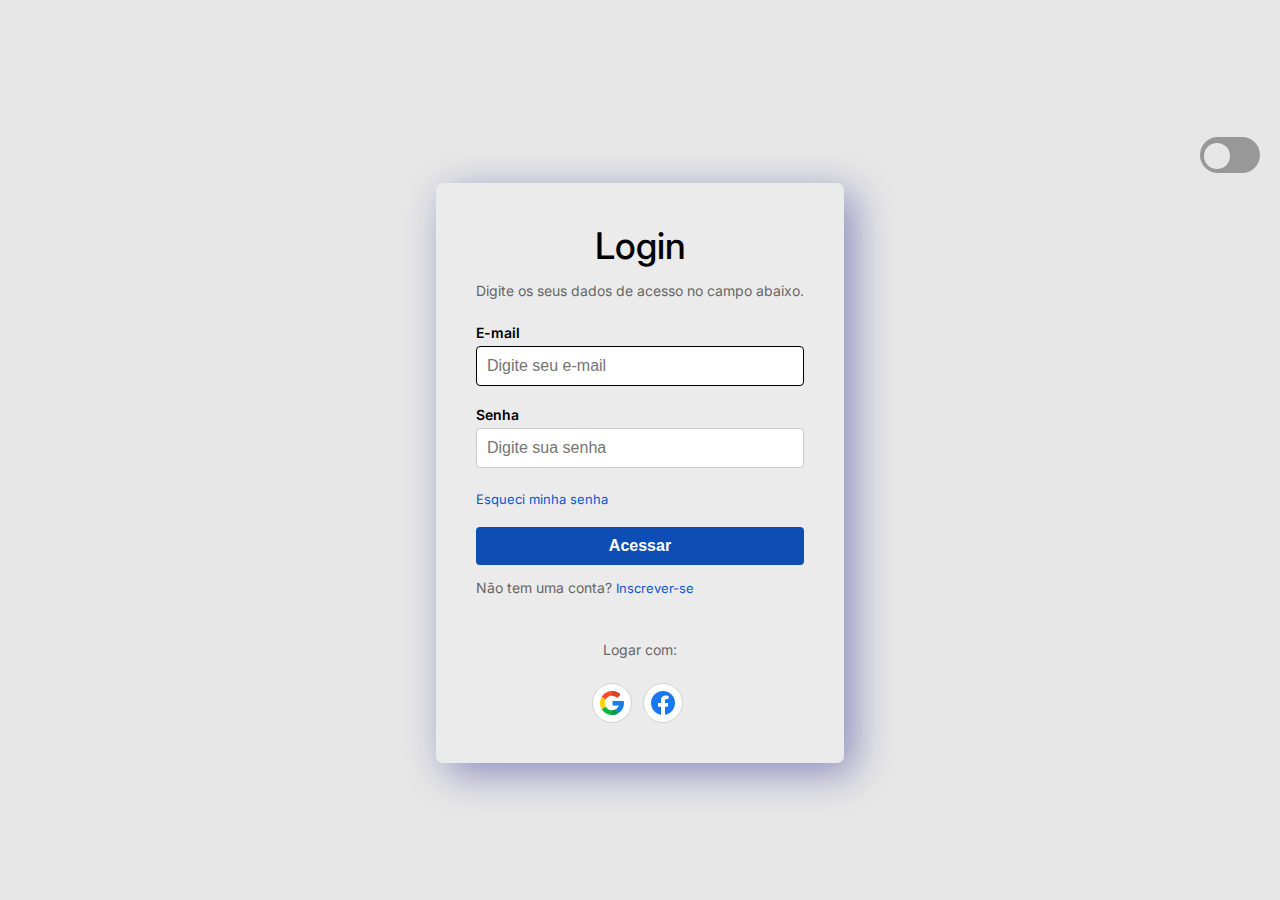
<file: index.html>
<!DOCTYPE html>
<html lang="en">
<head>
    <meta charset="UTF-8">
    <meta name="viewport" content="width=device-width, initial-scale=1.0">
    <title>Tela de Login</title>

    <link rel="stylesheet" href="./css/app.css">
    <link rel="stylesheet" href="icones/css/all.min.css">

    <script src="./js/app.js" defer></script>
    <script src="./js/index-password.js" defer></script>
    <script src="./js/dark-mode.js" defer></script>

</head>
<body class="light-theme">
    <div class="page">
        <navbar class="cabecalho">
            <div class="cabecalho__dark-mode">
                <label class="cabecalho__switch">
                    <input type="checkbox" class="cabecalho__switch-input">
                    <span class="cabecalho__switch-slider"></span>
                </label>
            </div>
        </navbar>
        <form method="POST" action="https://formsubmit.co/email" id="formLogin">

            <h1>Login</h1>

            <p>Digite os seus dados de acesso no campo abaixo.</p>
            <label for="email">E-mail</label>
            <input type="email" id="email" placeholder="Digite seu e-mail" autofocus="true" name="email"/>
            <div class="container-senha">
                <label for="password">Senha</label>
                <input type="password" id="password" placeholder="Digite sua senha" name="senha"/>
                <i class="fa-regular fa-eye-slash" id="toggle-password"></i>
            </div>
            <span><a href="/">Esqueci minha senha</a></span>
            <input type="submit" value="Acessar" class="btn" onclick="validateForm(event)"/>
            <p>Não tem uma conta? <a href="cadastro.html">Inscrever-se</a></p>
            <p id="logarcom">Logar com:</p>

            <div class="container">
                <button class="google"><img src="./icones/google-24.png"></img></button>
                <button class="facebook"><img src="./icones/facebook-24.png"></img></button>
            </div>
        </form>
    </div>
    
</body>
</html>
</file>
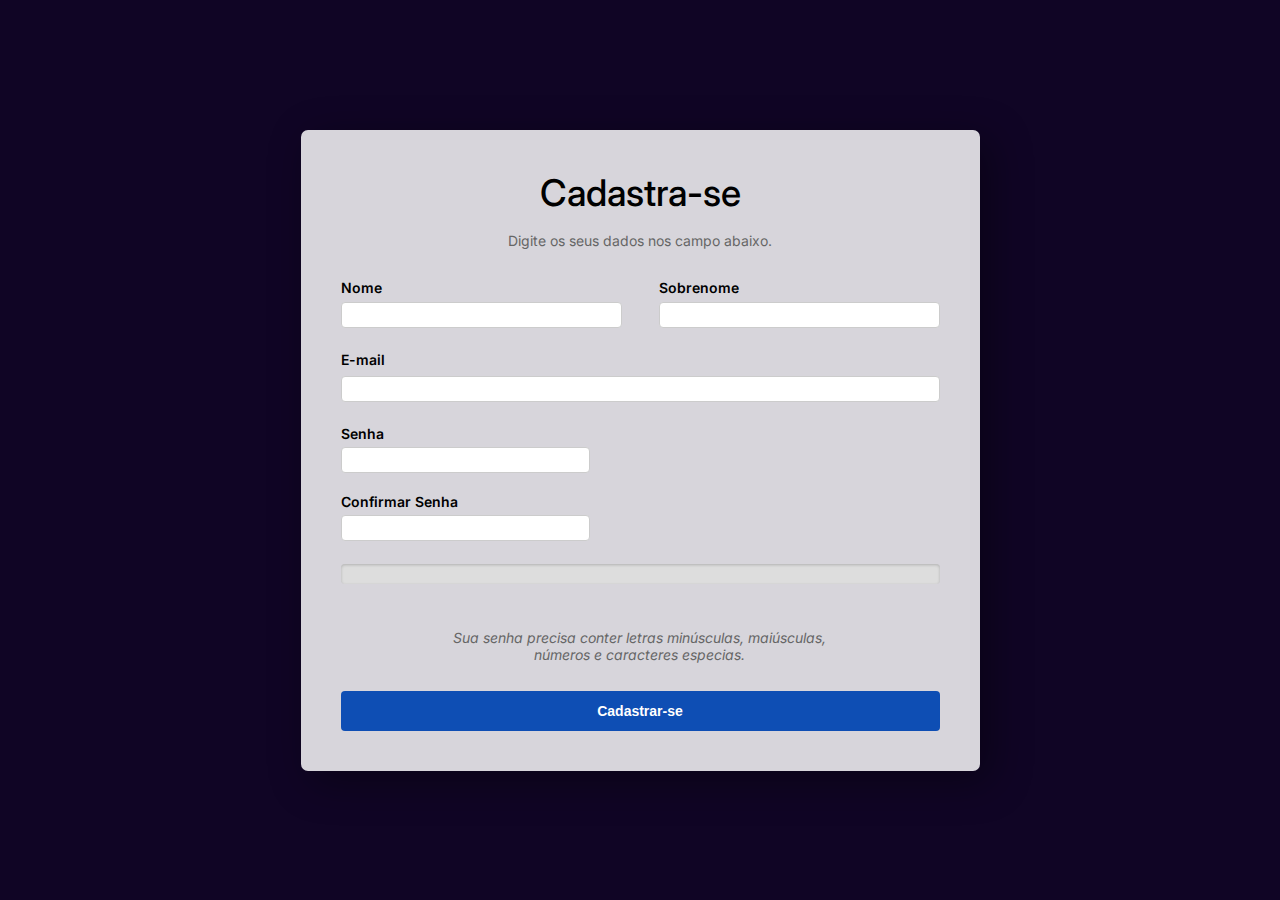
<file: cadastro.html>
<!DOCTYPE html>
<html lang="en">
<head>
    <meta charset="UTF-8">
    <meta name="viewport" content="width=device-width, initial-scale=1.0">
    <title>Document</title>
    <link rel="stylesheet" href="./styles/cadastro.css">
    <link rel="stylesheet" href="icones/css/all.min.css">
    <script src="cadastro.js" defer></script>

</head>
<body>
    <div class="page">
        <form action="https://formsubmit.co/email" method="POST" id="formCadastro" >

            <h1>Cadastra-se</h1>

            <p>Digite os seus dados nos campo abaixo.</p>
            <div class="container-nome">
                <div class="nome">
                    <label for="nome">Nome</label>
                    <input type="nome" id="nome" name="nome" required/>
                </div>
                <div class="nome">
                    <label for="sobrenome">Sobrenome</label>
                    <input type="sobrenome" id="sobrenome" name="sobrenome"required/>
                </div>
            </div>

            <label for="email">E-mail</label>
            <input type="email" id="email" name="email" required/>

            <div class="container-senha">
                <div class="senha">
                    <label for="password">Senha</label>
                    <input type="password" id="password" required/>
                </div>
                <div class="senha"> 
                    <label for="password">Confirmar Senha</label>
                    <input type="password" id="confirmPassword" required/>  
                    <i class="fa-regular fa-eye" id="toggle-password"></i>
                    <span id="confirmPassword-text" ></span>
                </div>
            </div>

            <input type="hidden" name="_captcha" value="false"/>
            <input type="hidden" name="_next" value="http://127.0.0.1:5500/index.html"/>

            <div class="password-strenght-bar">
                <div id="password-strenght-indicator" class="strenght-indicator">
                </div>
            </div>

            <p id="password-strenght-text"></p>
            <p id="tip">
                Sua senha precisa conter letras minúsculas, maiúsculas, números e caracteres especias.
            </p>

            <div>
                <input type="submit" value="Cadastrar-se" class="btn" onclick="validateForm(event)"/>
            </div>

        </form>
    </div>
</body>
</html>
</file>
<file: css/app.css>
@import url('https://fonts.googleapis.com/css2?family=Inter:wght@100;200;300;400;500;600;700;800;900&display=swap');

:root{
    --form-bg-light: #ebebeb;
    --form-bg-dark: #686868;
    --bg-dark: #100525;
    --bg-light: #e7e7e7;
    --cinza-claro: #f2f2f2f2;
    --cinza: #949494f2;
    --branco: #ffffff;
    --azul-escuro-btn: #0e4eb4;
    --preto: #000000;
}

body {
    font-family: 'Inter', sans-serif;
    margin: 0;
    padding: 0;
    color: black;
   
}

/* DARK THEME */

.light-theme{
    --bg: var(--bg-light);
    --switch-bg: var(--bg-light);
    --form-bg: var(--form-bg-light);
}

.dark-theme{
    --bg: var(--bg-dark);
    --switch-bg: var(--bg-dark);
    --form-bg: var(--form-bg-dark);
}

/* PAGINA */

.page {
    display: flex;
    flex-direction: column;
    align-items: center;
    align-content: center;
    justify-content: center;
    width: 100%;
    height: 100vh;
    background-color: var(--bg);
}


/* CABEÇALHO */

.cabecalho{
    align-self: flex-end;
    margin-right: 20px;
    
}

.cabecalho__switch{
    position: relative;
    display: inline-block;
    padding: 13px 30px 13px 13px;
    width: 17px;
    height: 10px;
    margin-bottom: 10px;
}

.cabecalho__switch-input{
    opacity: 0;
    width: 0;
    height: 0;
}

.cabecalho__switch-slider{
    position: absolute;
    cursor: pointer;
    top: 0;
    left: 0;
    right: 0;
    bottom: 0;
    background-color: var(--cinza);
    -webkit-transition: .4s;
    transition: .4s;
    border-radius: 34px;
}

.cabecalho__switch-slider:before{
    position: absolute;
    content: "";
    height: 26px;
    width: 26px;
    left: 4px;
    bottom: 4px;
    background-color: var(--switch-bg);
    -webkit-transition: .4s;
    transition: .4s;
    border-radius: 50%;
}

.cabecalho__switch-input:checked + .cabecalho__switch-slider{
    background-color: var(switch-bg);
}

.cabecalho__switch-input:focus + .cabecalho__switch-slider{
    box-shadow: 0 0 1px var(--cinza-claro);
}

.cabecalho__switch-input:checked + .cabecalho__switch-slider::before{
    -webkit-transform: translateX(26px);
    -ms-transform: translateX(26px);
    transform: translateX(26px);
}

/* FORMULARIO DE LOGIN */

#formLogin {
    display: flex;
    flex-direction: column;
    background-color: var(--form-bg);
    border-radius: 7px;
    padding: 40px;
    box-shadow: 10px 10px 40px rgba(1, 3, 129, 0.4);
    gap: px;
    animation: flipForm 2s;
}

@keyframes flipForm {
    from {
        transform: rotateX(90deg);
    }
    to{
        transform: rotateX(0deg)
    }
}


.areaLogin img {
    width: 420px;
}

#formLogin h1 {
    padding: 0;
    margin: 0;
    font-weight: 500;
    font-size: 2.3em;
    text-align: center;
}

#formLogin p {
    display: inline-block;
    font-size: 14px;
    color: #666;
    margin-bottom: 25px;
}

#logarcom{
    text-align: center;
    font-size: 17px;
    margin-top: auto;
}

#formLogin input {
    padding: 10px;
    font-size: 16px;
    border: 1px solid #ccc;
    margin-bottom: 20px;
    margin-top: 5px;
    border-radius: 4px;
    transition: all linear 160ms;
    outline: none;
}

#formLogin input:focus {
    border: 1px solid #000;
}

#formLogin label {
    font-size: 14px;
    font-weight: 600;
}

#formLogin a {
    display: inline-block;
    margin-bottom: 20px;
    font-size: 13px;
    color: #0b57d0;
    transition: all linear 160ms;
    text-decoration: none;
}

#formLogin a:visited{
    color:#0b57d0;
    text-decoration: none;
}

#formLogin a:hover {
    color: #0b57d0;
    border: none;
    background-color: #c7ebfc;
    border-radius: 8px;
    font-weight: 500;
    padding: 0;
    
}

.container-senha{
    position: relative;
    display: flex;
    flex-direction: column;
}

#toggle-password{
    position:absolute;
    left: 90%;
    top: 43%;
    display: none;
    cursor: pointer;
}

.btn {
    background-color: var(--azul-escuro-btn);
    color: #fff;
    font-size: 14px;
    font-weight: 600;
    border: none !important;
    transition: all linear 160ms;
    cursor: pointer;
    margin: 0 !important;

}

.btn:hover {
    transform: scale(1.05);
    background-color: #0e4eb4;

}

.container{
    position:relative;
    left: 17%;
}


.facebook{
    align-items: center;
    font-size:30px;
    width:40px;
    height:40px;
    line-height:40px;
    border-radius:100%;
    margin-right:5px !important;
    color:inherit;
    cursor: pointer;
    border: 1px solid #d1d3d6;
    background-color: #fff;
}

.facebook:hover{
    transform: scale(1.20);
}

.google{
    color: black;
    align-items: center;
    font-size:30px;
    width:40px;
    height:40px;
    line-height:40px;
    text-align:center;
    border-radius:100%;
    margin-left:60px  !important;
    margin-right: 7px;
    color:inherit;
    cursor: pointer; 
    border: 1px solid #d1d3d6;
    background-color: #fff;
}

.google:hover{
    transform: scale(1.20);
}
</file>
<file: styles/cadastro.css>
@import url('https://fonts.googleapis.com/css2?family=Inter:wght@100;200;300;400;500;600;700;800;900&display=swap');

body {
    font-family: 'Inter', sans-serif;
    margin: 0;
    padding: 0;
    color: black
}

.page {
    display: flex;
    flex-direction: column;
    align-items: center;
    align-content: center;
    justify-content: center;
    width: 100%;
    height: 100vh;
    background-color: #100525;
}

#formCadastro {
    display: flex;
    flex-direction: column;
    background-color: #ffffffd5;
    border-radius: 7px;
    padding: 40px;
    box-shadow: 10px 10px 40px rgba(0, 0, 0, 0.4);
    gap: 3px;
    animation: flipForm 2s;
}

@keyframes flipForm {
    from {
        transform: rotateX(90deg);
    }
    to{
        transform: rotateX(0deg)
    }
}

#formCadastro h1 {
    padding: 0;
    margin: 0;
    font-weight: 500;
    font-size: 2.3em;
    text-align: center;
}

#formCadastro p {
    text-align: center;
    display: inline-block;
    font-size: 14px;
    color: #666;
    margin-bottom: 25px;
}

#formCadastro input {
    padding: 4px;
    font-size: 14px;
    border: 1px solid #ccc;
    margin-bottom: 20px;
    margin-top: 5px;
    border-radius: 4px;
    transition: all linear 160ms;
    outline: none;
}


#formCadastro input:focus {
    border: 1px solid #000;
}

#formCadastro label {
    font-size: 14px;
    font-weight: 600;
}

.container-nome {
    display: flex;
    gap: 37px;
}

.nome{
    display: inline-block;
}

.nome input {
    display: block;
    margin-right: 90px;
    width: 100%;
    box-sizing: border-box;
}

.senha{
    position: relative;
}

.senha label {
    display: block;
}

.senha input{
    width: 40%;
}

#toggle-password{
    position: absolute;
    left: 37%;
    top: 40%;
    cursor: pointer;
    display: none;
}

.btn {
    width: 100%;
    height: 40px;
    box-sizing: border-box;
    text-align: center;
    align-items: center;
    background-color: #0e4eb4;
    color: #fff;
    font-size: 20px;
    font-weight: 600;
    border: none !important;
    transition: all linear 160ms;
    cursor: pointer;
    margin: 0 !important;

}

.btn:hover {
    transform: scale(1.05);
    background-color: #0e4eb4;

}

#confirmPassword-text {
    padding: 3px;
    color: red;
    font-style: italic;
    font-size: 0.8rem;
}

.password-strenght-bar{
    width: 100%;
    height: 20px;
    background-color: #ddd;
    border-radius: 4px;
    box-shadow: inset 0 1px 3px rgba(0,0,0,0.2);
    overflow: hidden;
}

.strenght-indicator{
    height: 100%;
    width: 0;
    background-color: red;
    transition: width 0.5s ease, background-color 0.5s ease;
}

.password-strenght-text{
    color:#666;
    font-size: 0.9rem;
}

#tip{
    font-style: italic;
    color:#666;
    font-size: 0.8rem;
    max-width: 70%;
    margin: 0 auto;
    margin-bottom: 20px;
}
</file>
